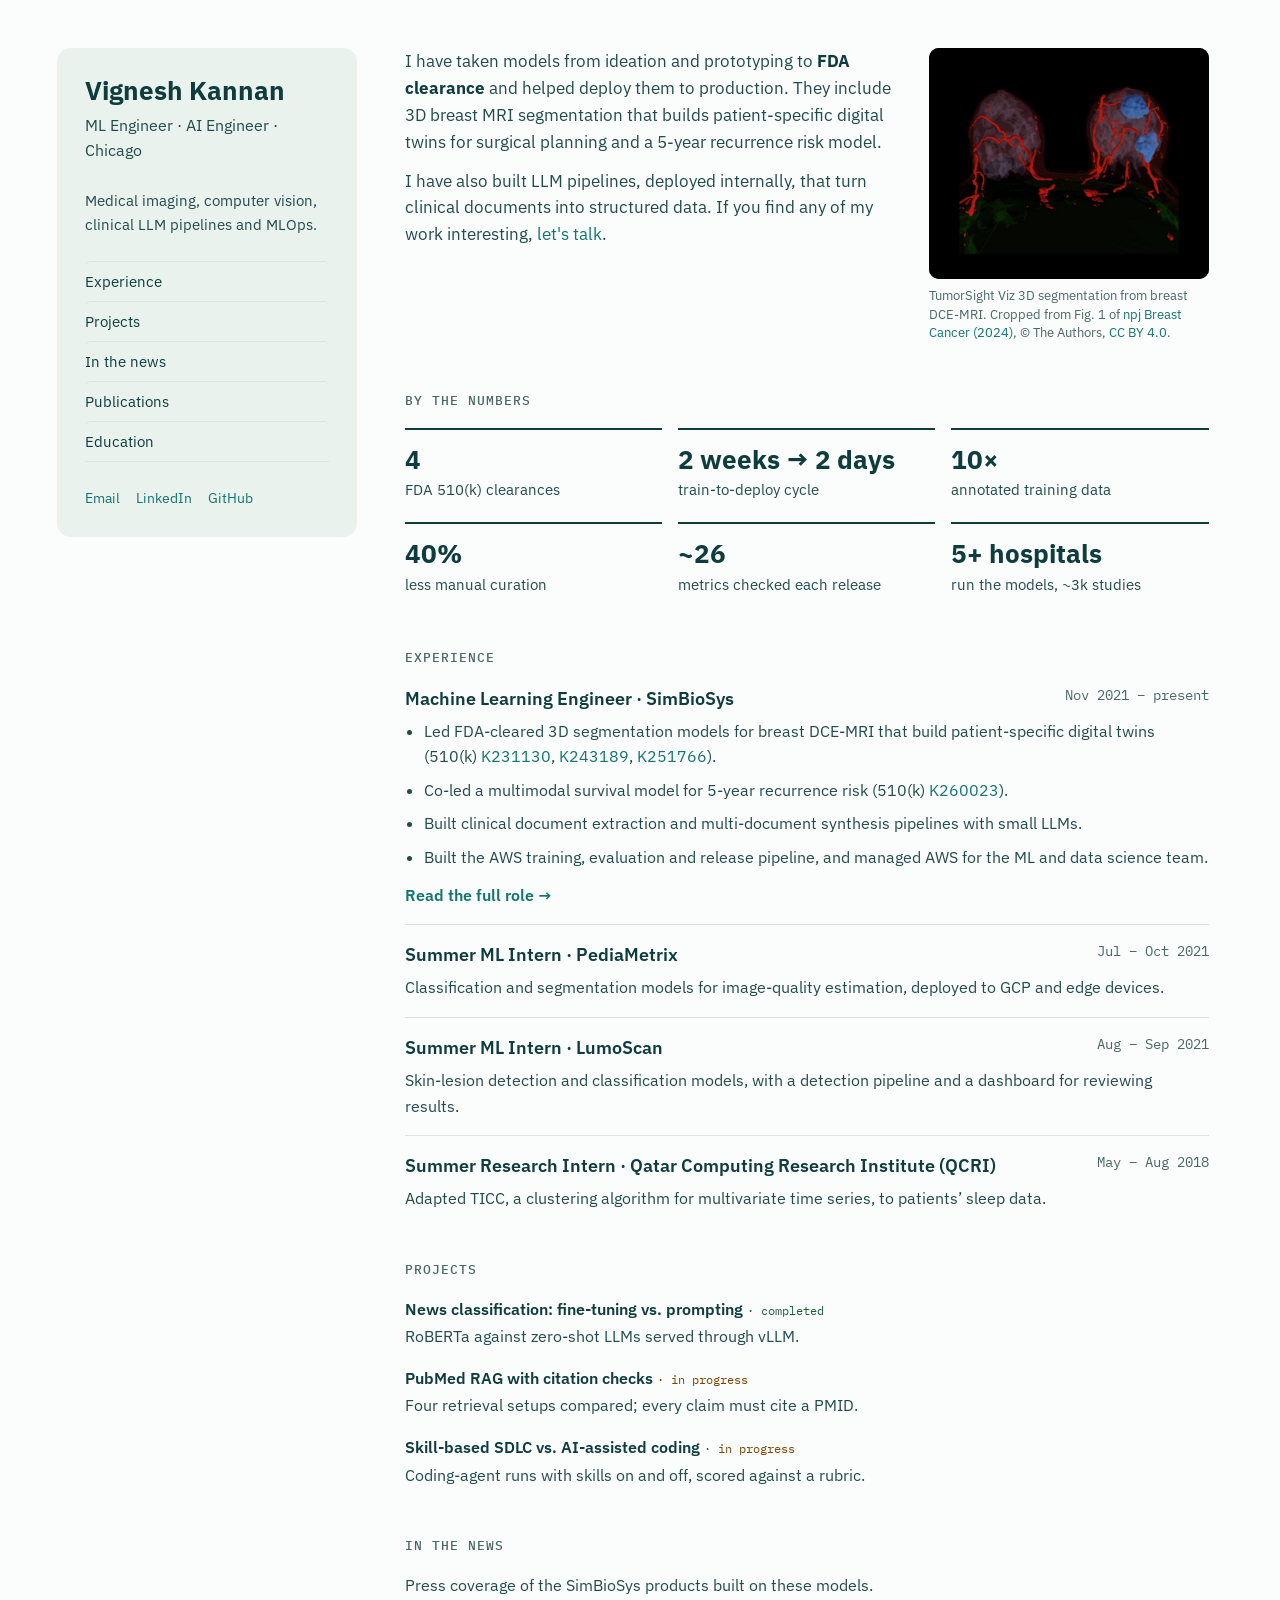
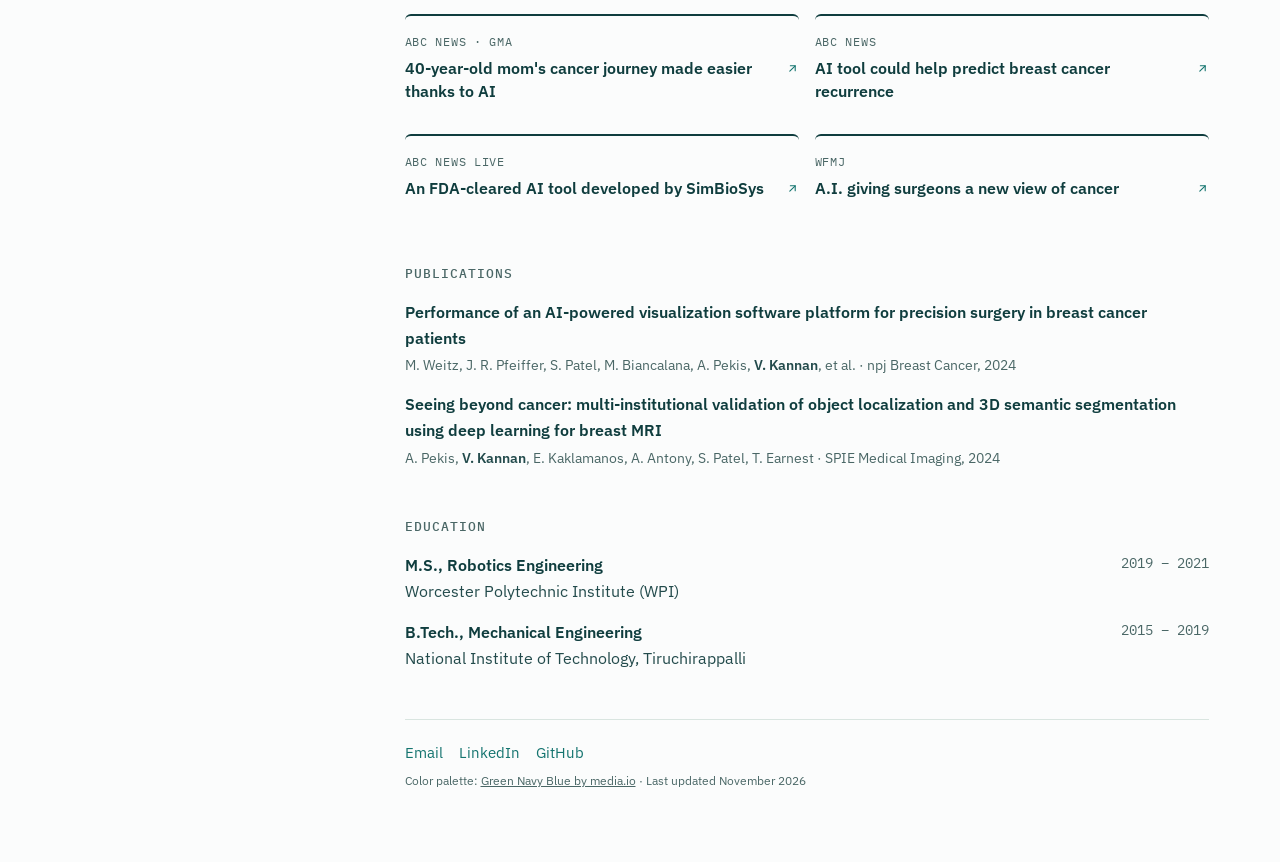
<file: index.html>
<!doctype html>
<html lang="en">
<head>
<meta charset="utf-8">
<meta name="viewport" content="width=device-width, initial-scale=1, viewport-fit=cover">
<title>Vignesh Kannan · AI/ML Engineer</title>
<meta name="description" content="AI/ML engineer who has taken medical imaging models from prototype to FDA clearance and production, and built clinical LLM pipelines deployed internally.">
<meta property="og:title" content="Vignesh Kannan · AI/ML Engineer">
<meta property="og:description" content="AI/ML engineer who has taken medical imaging models from prototype to FDA clearance and production, and built clinical LLM pipelines deployed internally.">
<meta property="og:type" content="website">
<meta property="og:url" content="https://gvkannan-explore.github.io/">
<meta property="og:image" content="https://gvkannan-explore.github.io/assets/img/og-card.jpg">
<meta name="twitter:card" content="summary_large_image">
<link rel="icon" href="assets/favicon.svg" type="image/svg+xml">
<link rel="preconnect" href="https://fonts.googleapis.com">
<link rel="stylesheet" href="https://fonts.googleapis.com/css2?family=IBM+Plex+Sans:wght@400;500;600;700&amp;family=IBM+Plex+Mono:wght@400;500&amp;display=swap">
<link rel="stylesheet" href="assets/site.css">
</head>
<body>
<div class="page">

<aside class="sidebar">
<div class="who">
<h1 class="name">Vignesh Kannan</h1>
<p>ML Engineer · AI Engineer · Chicago</p>
</div>
<p class="tagline">Medical imaging, computer vision, clinical LLM pipelines and MLOps.</p>
<nav class="site-nav" aria-label="Site">
<a class="hl" href="#experience">Experience</a>
<a class="hl" href="#projects">Projects</a>
<a class="hl" href="#news">In the news</a>
<a class="hl" href="#publications">Publications</a>
<a class="hl" href="#education">Education</a>
</nav>
<div class="contacts">
<a href="mailto:gvkannan.work@gmail.com">Email</a>
<a href="https://www.linkedin.com/in/vignesh-kannang/">LinkedIn</a>
<a href="https://github.com/gvkannan-explore">GitHub</a>
</div>
</aside>

<main>

<section class="intro">
<div class="intro-text">
<p>I have taken models from ideation and prototyping to <strong>FDA clearance</strong> and helped deploy them to production. They include 3D breast MRI segmentation that builds patient-specific digital twins for surgical planning and a 5-year recurrence risk model.</p>
<p>I have also built LLM pipelines, deployed internally, that turn clinical documents into structured data. If you find any of my work interesting, <a href="mailto:gvkannan.work@gmail.com">let's talk</a>.</p>
</div>
<figure>
<div class="frame"><img src="assets/img/tumorsight-viz-3d.jpg" width="726" height="600" alt="3D rendering of both breasts from a DCE-MRI scan, with two tumors in blue, blood vessels in red and breast tissue in lavender"></div>
<figcaption>TumorSight Viz 3D segmentation from breast DCE-MRI. Cropped from Fig. 1 of <a href="https://doi.org/10.1038/s41523-024-00696-6">npj Breast Cancer (2024)</a>, © The Authors, <a href="https://creativecommons.org/licenses/by/4.0/">CC BY 4.0</a>.</figcaption>
</figure>
</section>

<section>
<h2 class="kicker">By the numbers</h2>
<dl class="stats">
<div><dt>4</dt><dd>FDA 510(k) clearances</dd></div>
<div><dt>2 weeks → 2 days</dt><dd>train-to-deploy cycle</dd></div>
<div><dt>10×</dt><dd>annotated training data</dd></div>
<div><dt>40%</dt><dd>less manual curation</dd></div>
<div><dt>~26</dt><dd>metrics checked each release</dd></div>
<div><dt>5+ hospitals</dt><dd>run the models, ~3k studies</dd></div>
</dl>
</section>

<section id="experience">
<h2 class="kicker">Experience</h2>
<div class="entry">
<div class="entry-head"><span class="entry-title">Machine Learning Engineer · SimBioSys</span><span class="date">Nov 2021 – present</span></div>
<ul class="bullets">
<li>Led FDA-cleared 3D segmentation models for breast DCE-MRI that build patient-specific digital twins (510(k) <a href="https://www.accessdata.fda.gov/scripts/cdrh/cfdocs/cfpmn/pmn.cfm?ID=K231130">K231130</a>, <a href="https://www.accessdata.fda.gov/scripts/cdrh/cfdocs/cfpmn/pmn.cfm?ID=K243189">K243189</a>, <a href="https://www.accessdata.fda.gov/scripts/cdrh/cfdocs/cfpmn/pmn.cfm?ID=K251766">K251766</a>).</li>
<li>Co-led a multimodal survival model for 5-year recurrence risk (510(k) <a href="https://www.accessdata.fda.gov/scripts/cdrh/cfdocs/cfpmn/pmn.cfm?ID=K260023">K260023</a>).</li>
<li>Built clinical document extraction and multi-document synthesis pipelines with small LLMs.</li>
<li>Built the AWS training, evaluation and release pipeline, and managed AWS for the ML and data science team.</li>
</ul>
<a class="hl more" href="ml-engineer.html">Read the full role →</a>
</div>
<div class="entry">
<div class="entry-head"><span class="entry-title">Summer ML Intern · PediaMetrix</span><span class="date">Jul – Oct 2021</span></div>
<p>Classification and segmentation models for image-quality estimation, deployed to GCP and edge devices.</p>
</div>
<div class="entry">
<div class="entry-head"><span class="entry-title">Summer ML Intern · LumoScan</span><span class="date">Aug – Sep 2021</span></div>
<p>Skin-lesion detection and classification models, with a detection pipeline and a dashboard for reviewing results.</p>
</div>
<div class="entry">
<div class="entry-head"><span class="entry-title">Summer Research Intern · Qatar Computing Research Institute (QCRI)</span><span class="date">May – Aug 2018</span></div>
<p>Adapted TICC, a clustering algorithm for multivariate time series, to patients’ sleep data.</p>
</div>
</section>

<section id="projects">
<h2 class="kicker">Projects</h2>
<a class="hl item" href="https://github.com/gvkannan-explore/MultiLabel_N24"><span class="item-title">News classification: fine-tuning vs. prompting <span class="status ok">· completed</span></span><span class="item-sub">RoBERTa against zero-shot LLMs served through vLLM.</span></a>
<a class="hl item" href="https://github.com/gvkannan-explore/rag-project"><span class="item-title">PubMed RAG with citation checks <span class="status wip">· in progress</span></span><span class="item-sub">Four retrieval setups compared; every claim must cite a PMID.</span></a>
<a class="hl item" href="https://github.com/gvkannan-explore/MultiLabel_N24/blob/t3/execute-a0-brownfield/plans/Skill-Based%20SDLC%20Brownfield%20Pilot.md"><span class="item-title">Skill-based SDLC vs. AI-assisted coding <span class="status wip">· in progress</span></span><span class="item-sub">Coding-agent runs with skills on and off, scored against a rubric.</span></a>
</section>

<section id="news">
<h2 class="kicker">In the news</h2>
<p class="lede">Press coverage of the SimBioSys products built on these models.</p>
<div class="cards">
<a class="hl card" href="https://abcnews.com/GMA/Wellness/40-year-moms-cancer-journey-made-easier-ai/story?id=126682821"><span class="card-src">ABC News · GMA</span><span class="card-title">40-year-old mom's cancer journey made easier thanks to AI<svg aria-hidden="true" width="13" height="13" viewBox="0 0 24 24" fill="none" stroke="currentColor" stroke-width="2" stroke-linecap="round" stroke-linejoin="round"><path d="M7 17 17 7"></path><path d="M8 7h9v9"></path></svg></span></a>
<a class="hl card" href="https://abcnews.com/video/137283451/"><span class="card-src">ABC News</span><span class="card-title">AI tool could help predict breast cancer recurrence<svg aria-hidden="true" width="13" height="13" viewBox="0 0 24 24" fill="none" stroke="currentColor" stroke-width="2" stroke-linecap="round" stroke-linejoin="round"><path d="M7 17 17 7"></path><path d="M8 7h9v9"></path></svg></span></a>
<a class="hl card" href="https://www.facebook.com/ABCNewsLive/videos/an-fda-cleared-artificial-intelligence-tool-developed-by-simbiosys-helped-40-yea/819977064324505/"><span class="card-src">ABC News Live</span><span class="card-title">An FDA-cleared AI tool developed by SimBioSys<svg aria-hidden="true" width="13" height="13" viewBox="0 0 24 24" fill="none" stroke="currentColor" stroke-width="2" stroke-linecap="round" stroke-linejoin="round"><path d="M7 17 17 7"></path><path d="M8 7h9v9"></path></svg></span></a>
<a class="hl card" href="https://www.youtube.com/watch?v=ZENsz0pHIkQ"><span class="card-src">WFMJ</span><span class="card-title">A.I. giving surgeons a new view of cancer<svg aria-hidden="true" width="13" height="13" viewBox="0 0 24 24" fill="none" stroke="currentColor" stroke-width="2" stroke-linecap="round" stroke-linejoin="round"><path d="M7 17 17 7"></path><path d="M8 7h9v9"></path></svg></span></a>
</div>
</section>

<section id="publications">
<h2 class="kicker">Publications</h2>
<a class="hl item" href="https://doi.org/10.1038/s41523-024-00696-6"><span class="item-title">Performance of an AI-powered visualization software platform for precision surgery in breast cancer patients</span><span class="item-meta">M. Weitz, J. R. Pfeiffer, S. Patel, M. Biancalana, A. Pekis, <b>V. Kannan</b>, et al. · npj Breast Cancer, 2024</span></a>
<a class="hl item" href="https://journals.spiedigitallibrary.org/conference-proceedings-of-spie/12927/129270H/Seeing-beyond-cancer--multi-institutional-validation-of-object-localization/10.1117/12.3009341.short"><span class="item-title">Seeing beyond cancer: multi-institutional validation of object localization and 3D semantic segmentation using deep learning for breast MRI</span><span class="item-meta">A. Pekis, <b>V. Kannan</b>, E. Kaklamanos, A. Antony, S. Patel, T. Earnest · SPIE Medical Imaging, 2024</span></a>
</section>

<section id="education">
<h2 class="kicker">Education</h2>
<div class="edu"><span><b>M.S., Robotics Engineering</b><br><span class="school">Worcester Polytechnic Institute (WPI)</span></span><span class="date">2019 – 2021</span></div>
<div class="edu"><span><b>B.Tech., Mechanical Engineering</b><br><span class="school">National Institute of Technology, Tiruchirappalli</span></span><span class="date">2015 – 2019</span></div>
</section>

<footer class="foot">
<div class="contacts">
<a href="mailto:gvkannan.work@gmail.com">Email</a>
<a href="https://www.linkedin.com/in/vignesh-kannang/">LinkedIn</a>
<a href="https://github.com/gvkannan-explore">GitHub</a>
</div>
<p class="credit">Color palette: <a href="https://www.media.io/color-palette/green-navy-blue-color-palette.html">Green Navy Blue by media.io</a> · Last updated November 2026</p>
</footer>

</main>
</div>
</body>
</html>
</file>
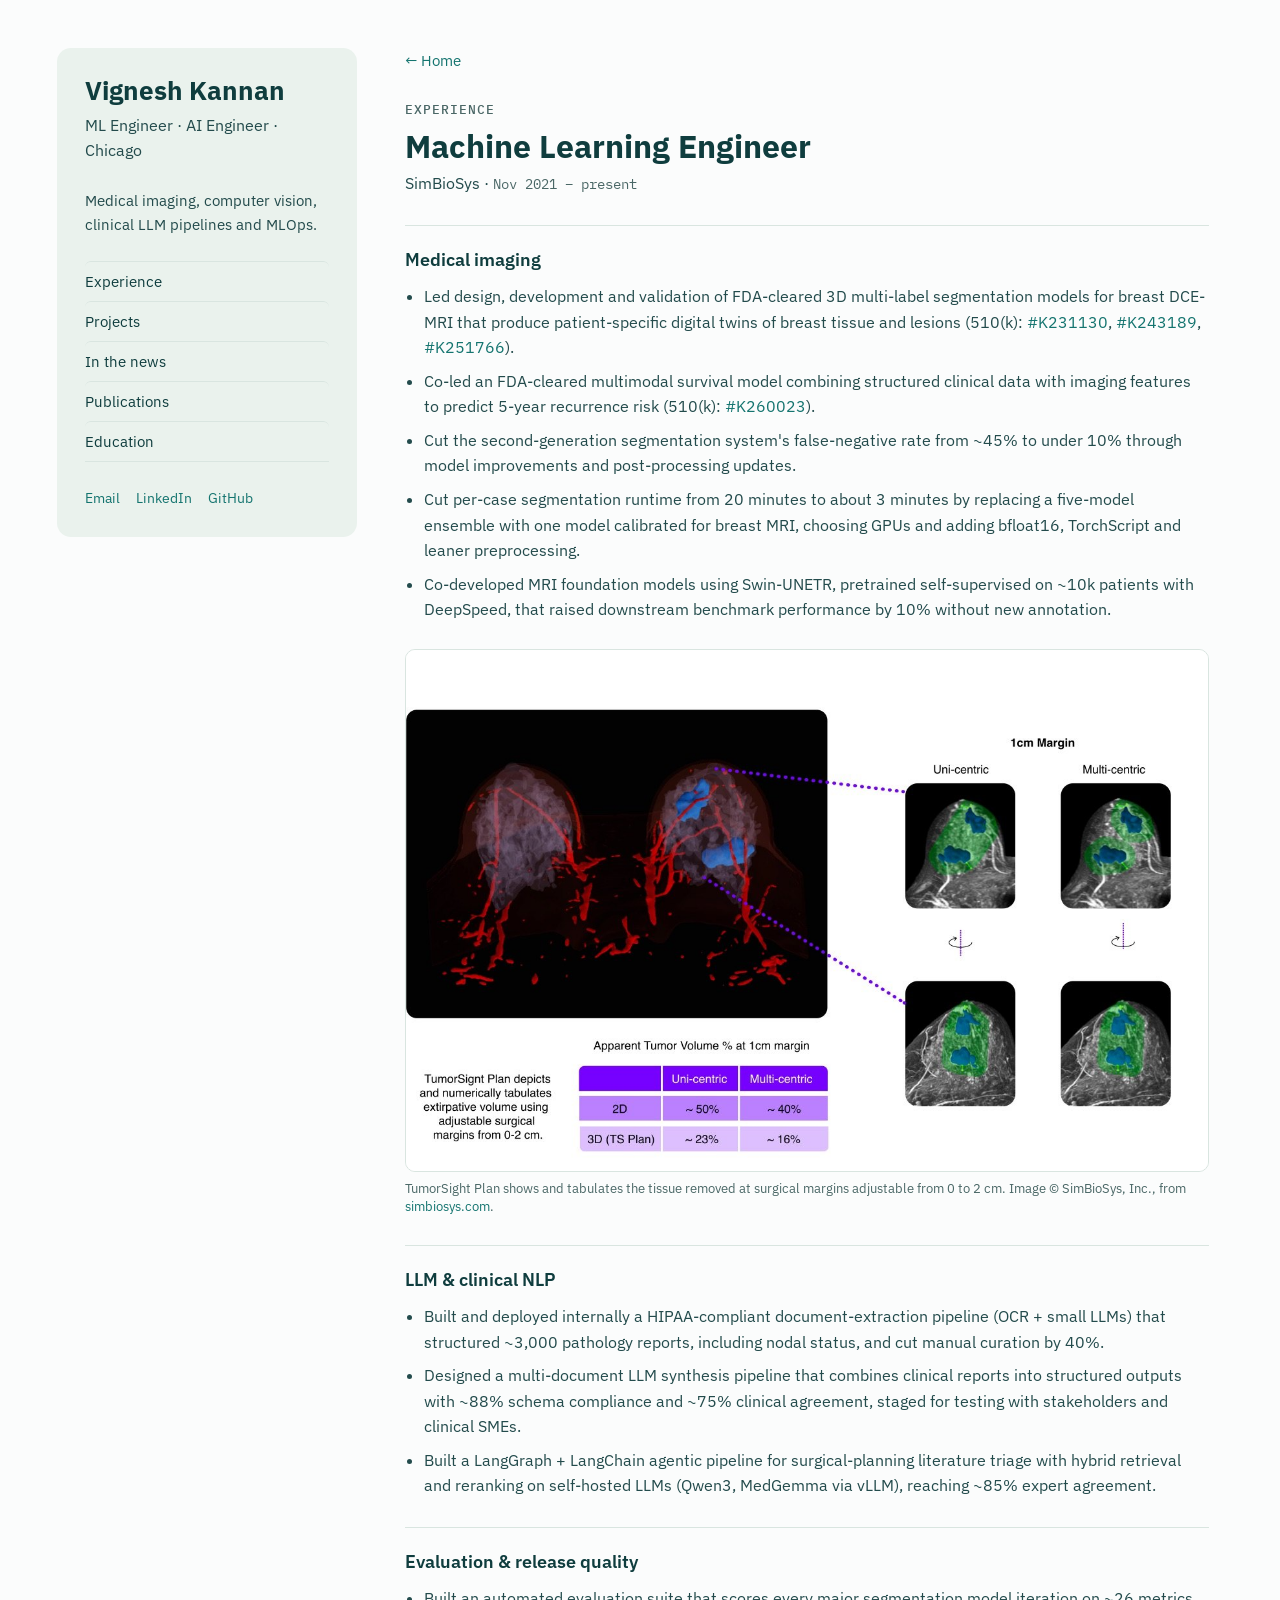
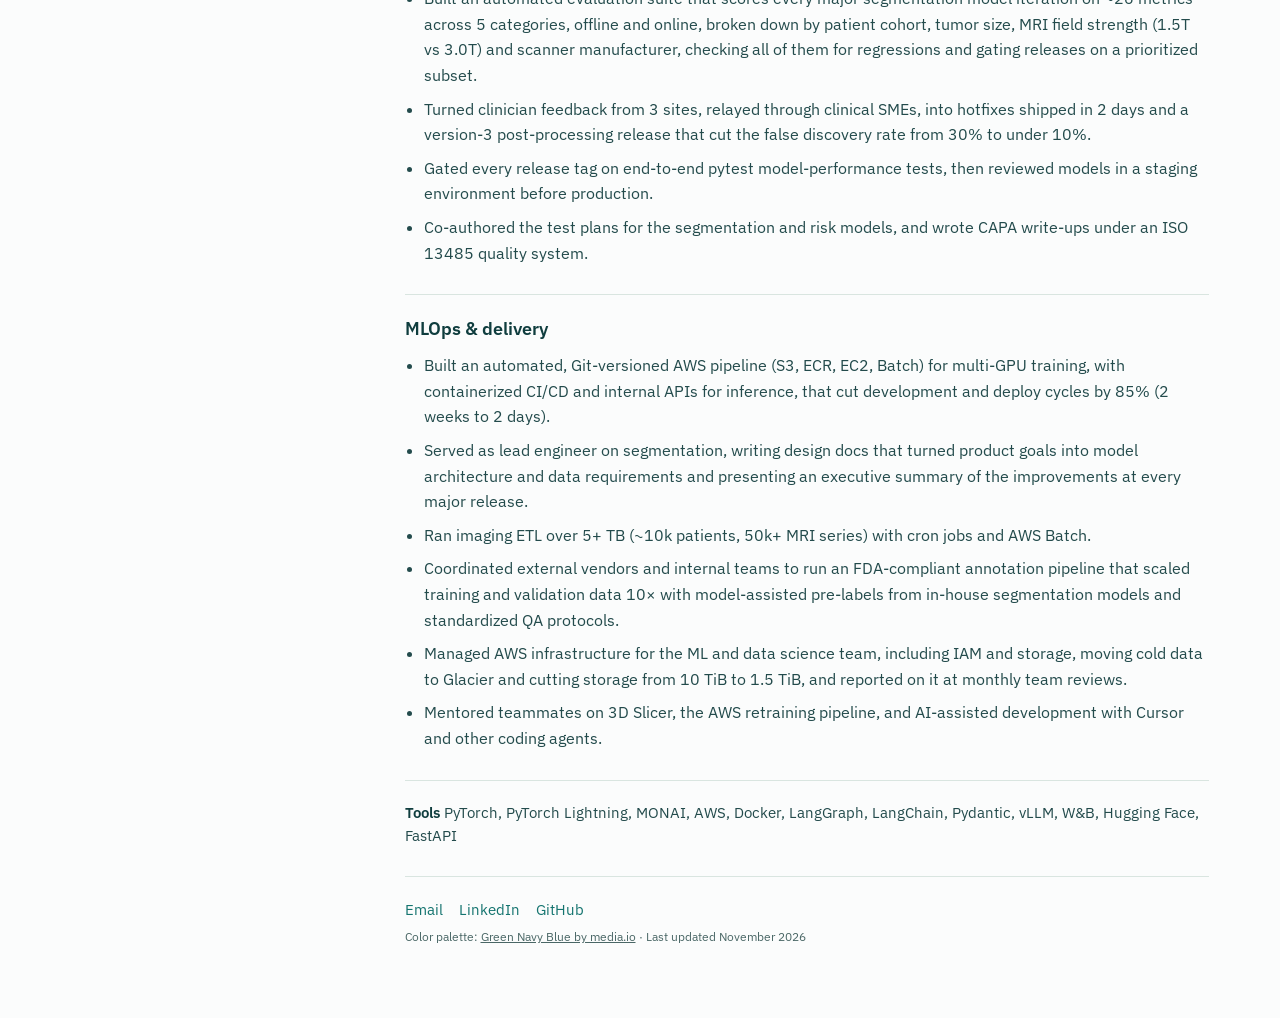
<file: ml-engineer.html>
<!doctype html>
<html lang="en">
<head>
<meta charset="utf-8">
<meta name="viewport" content="width=device-width, initial-scale=1, viewport-fit=cover">
<title>Machine Learning Engineer, SimBioSys · Vignesh Kannan</title>
<meta name="description" content="Vignesh Kannan's work as a machine learning engineer at SimBioSys: medical imaging, evaluation, clinical LLM pipelines and MLOps.">
<meta property="og:title" content="Machine Learning Engineer, SimBioSys · Vignesh Kannan">
<meta property="og:description" content="Vignesh Kannan's work as a machine learning engineer at SimBioSys: medical imaging, evaluation, clinical LLM pipelines and MLOps.">
<meta property="og:type" content="website">
<meta property="og:url" content="https://gvkannan-explore.github.io/ml-engineer.html">
<meta property="og:image" content="https://gvkannan-explore.github.io/assets/img/og-card.jpg">
<meta name="twitter:card" content="summary_large_image">
<link rel="icon" href="assets/favicon.svg" type="image/svg+xml">
<link rel="preconnect" href="https://fonts.googleapis.com">
<link rel="stylesheet" href="https://fonts.googleapis.com/css2?family=IBM+Plex+Sans:wght@400;500;600;700&amp;family=IBM+Plex+Mono:wght@400;500&amp;display=swap">
<link rel="stylesheet" href="assets/site.css">
</head>
<body>
<div class="page">

<aside class="sidebar">
<div class="who">
<a class="hl name" href="index.html">Vignesh Kannan</a>
<p>ML Engineer · AI Engineer · Chicago</p>
</div>
<p class="tagline">Medical imaging, computer vision, clinical LLM pipelines and MLOps.</p>
<nav class="site-nav" aria-label="Site">
<a class="hl" href="index.html#experience">Experience</a>
<a class="hl" href="index.html#projects">Projects</a>
<a class="hl" href="index.html#news">In the news</a>
<a class="hl" href="index.html#publications">Publications</a>
<a class="hl" href="index.html#education">Education</a>
</nav>
<div class="contacts">
<a href="mailto:gvkannan.work@gmail.com">Email</a>
<a href="https://www.linkedin.com/in/vignesh-kannang/">LinkedIn</a>
<a href="https://github.com/gvkannan-explore">GitHub</a>
</div>
</aside>

<main class="role-page">

<a class="hl back" href="index.html">← Home</a>

<header class="role-head">
<h2 class="kicker">Experience</h2>
<h1>Machine Learning Engineer</h1>
<p>SimBioSys · <span class="date">Nov 2021 – present</span></p>
</header>

<section class="group">
<h3>Medical imaging</h3>
<ul class="bullets">
<li>Led design, development and validation of FDA-cleared 3D multi-label segmentation models for breast DCE-MRI that produce patient-specific digital twins of breast tissue and lesions (510(k): <a href="https://www.accessdata.fda.gov/scripts/cdrh/cfdocs/cfpmn/pmn.cfm?ID=K231130">#K231130</a>, <a href="https://www.accessdata.fda.gov/scripts/cdrh/cfdocs/cfpmn/pmn.cfm?ID=K243189">#K243189</a>, <a href="https://www.accessdata.fda.gov/scripts/cdrh/cfdocs/cfpmn/pmn.cfm?ID=K251766">#K251766</a>).</li>
<li>Co-led an FDA-cleared multimodal survival model combining structured clinical data with imaging features to predict 5-year recurrence risk (510(k): <a href="https://www.accessdata.fda.gov/scripts/cdrh/cfdocs/cfpmn/pmn.cfm?ID=K260023">#K260023</a>).</li>
<li>Cut the second-generation segmentation system's false-negative rate from ~45% to under 10% through model improvements and post-processing updates.</li>
<li>Cut per-case segmentation runtime from 20 minutes to about 3 minutes by replacing a five-model ensemble with one model calibrated for breast MRI, choosing GPUs and adding bfloat16, TorchScript and leaner preprocessing.</li>
<li>Co-developed MRI foundation models using Swin-UNETR, pretrained self-supervised on ~10k patients with DeepSpeed, that raised downstream benchmark performance by 10% without new annotation.</li>
</ul>
<figure class="fig"><img src="assets/img/tumorsight-plan-margins.jpg" alt="TumorSight Plan: 3D breast rendering with two tumors, MRI views of 1 cm surgical margins for unicentric and multicentric cases, and a table of apparent tumor volume at a 1 cm margin in 2D versus 3D" width="1240" height="805"><figcaption>TumorSight Plan shows and tabulates the tissue removed at surgical margins adjustable from 0 to 2 cm. Image © SimBioSys, Inc., from <a href="https://simbiosys.com">simbiosys.com</a>.</figcaption></figure>
</section>

<section class="group">
<h3>LLM &amp; clinical NLP</h3>
<ul class="bullets">
<li>Built and deployed internally a HIPAA-compliant document-extraction pipeline (OCR + small LLMs) that structured ~3,000 pathology reports, including nodal status, and cut manual curation by 40%.</li>
<li>Designed a multi-document LLM synthesis pipeline that combines clinical reports into structured outputs with ~88% schema compliance and ~75% clinical agreement, staged for testing with stakeholders and clinical SMEs.</li>
<li>Built a LangGraph + LangChain agentic pipeline for surgical-planning literature triage with hybrid retrieval and reranking on self-hosted LLMs (Qwen3, MedGemma via vLLM), reaching ~85% expert agreement.</li>
</ul>
</section>

<section class="group">
<h3>Evaluation &amp; release quality</h3>
<ul class="bullets">
<li>Built an automated evaluation suite that scores every major segmentation model iteration on ~26 metrics across 5 categories, offline and online, broken down by patient cohort, tumor size, MRI field strength (1.5T vs 3.0T) and scanner manufacturer, checking all of them for regressions and gating releases on a prioritized subset.</li>
<li>Turned clinician feedback from 3 sites, relayed through clinical SMEs, into hotfixes shipped in 2 days and a version-3 post-processing release that cut the false discovery rate from 30% to under 10%.</li>
<li>Gated every release tag on end-to-end pytest model-performance tests, then reviewed models in a staging environment before production.</li>
<li>Co-authored the test plans for the segmentation and risk models, and wrote CAPA write-ups under an ISO 13485 quality system.</li>
</ul>
</section>

<section class="group">
<h3>MLOps &amp; delivery</h3>
<ul class="bullets">
<li>Built an automated, Git-versioned AWS pipeline (S3, ECR, EC2, Batch) for multi-GPU training, with containerized CI/CD and internal APIs for inference, that cut development and deploy cycles by 85% (2 weeks to 2 days).</li>
<li>Served as lead engineer on segmentation, writing design docs that turned product goals into model architecture and data requirements and presenting an executive summary of the improvements at every major release.</li>
<li>Ran imaging ETL over 5+ TB (~10k patients, 50k+ MRI series) with cron jobs and AWS Batch.</li>
<li>Coordinated external vendors and internal teams to run an FDA-compliant annotation pipeline that scaled training and validation data 10× with model-assisted pre-labels from in-house segmentation models and standardized QA protocols.</li>
<li>Managed AWS infrastructure for the ML and data science team, including IAM and storage, moving cold data to Glacier and cutting storage from 10 TiB to 1.5 TiB, and reported on it at monthly team reviews.</li>
<li>Mentored teammates on 3D Slicer, the AWS retraining pipeline, and AI-assisted development with Cursor and other coding agents.</li>
</ul>
</section>

<p class="tools"><b>Tools</b> PyTorch, PyTorch Lightning, MONAI, AWS, Docker, LangGraph, LangChain, Pydantic, vLLM, W&amp;B, Hugging Face, FastAPI</p>

<footer class="foot">
<div class="contacts">
<a href="mailto:gvkannan.work@gmail.com">Email</a>
<a href="https://www.linkedin.com/in/vignesh-kannang/">LinkedIn</a>
<a href="https://github.com/gvkannan-explore">GitHub</a>
</div>
<p class="credit">Color palette: <a href="https://www.media.io/color-palette/green-navy-blue-color-palette.html">Green Navy Blue by media.io</a> · Last updated November 2026</p>
</footer>

</main>
</div>
</body>
</html>
</file>
<file: assets/site.css>
/* Shared styles for index.html and ml-engineer.html. */
:root{--paper:#FBFCFC;--ink:#0F3D3E;--text:#234B4C;--muted:#4A6766;--rule:#D9E5E0;--tint:#EAF2ED;--link:#14746F;--link-hover:#0F3D3E;--warn-fg:#7A4300;--ok-fg:#1C5F34;color-scheme:light}
@media (prefers-color-scheme: dark){:root{--paper:#0A2627;--ink:#E9F1EC;--text:#CFE0D7;--muted:#A3BFB1;--rule:#1E4A4A;--tint:#12403F;--link:#8EB69B;--link-hover:#E9F1EC;--warn-fg:#F3CD86;--ok-fg:#9FDCB2;color-scheme:dark}}

*,*::before,*::after{box-sizing:border-box}
html{-webkit-text-size-adjust:100%;scrollbar-gutter:stable;background:var(--paper)}
body{margin:0;background:var(--paper);color:var(--ink);font-family:'IBM Plex Sans',system-ui,sans-serif;line-height:1.6}
img{max-width:100%;height:auto}
p,li,dd,dt,figcaption,h1,h2,h3{overflow-wrap:break-word}
a{color:var(--link);text-decoration:none}
a:hover{color:var(--link-hover)}
a:focus-visible{outline:2px solid var(--link);outline-offset:2px;border-radius:3px}
.hl{border-radius:6px;transition:background-color .15s ease,box-shadow .15s ease}
.hl:hover{background:var(--tint);box-shadow:0 0 0 6px var(--tint)}
@media (prefers-reduced-motion: reduce){.hl{transition:none}}
.mono{font-family:'IBM Plex Mono',monospace}

/* layout */
.page{max-width:1200px;margin:0 auto;padding:48px max(24px,env(safe-area-inset-right,0px)) 72px max(24px,env(safe-area-inset-left,0px));display:flex;align-items:flex-start;gap:48px}
main{flex:1;min-width:0;display:flex;flex-direction:column;gap:48px}
main.role-page{gap:28px}
section{display:flex;flex-direction:column;gap:16px}
section[id]{scroll-margin-top:24px}

/* sidebar */
.sidebar{flex:0 0 300px;display:flex;flex-direction:column;gap:24px;padding:28px;border-radius:14px;background:var(--tint)}
.who{display:flex;flex-direction:column;gap:6px}
.name{margin:0;align-self:flex-start;font-size:1.6rem;line-height:1.2;font-weight:700;color:var(--ink)}
.who p,.tagline{margin:0;color:var(--text)}
.tagline{font-size:.95rem}
.site-nav{display:flex;flex-direction:column;font-size:.95rem;border-bottom:1px solid var(--rule)}
.site-nav a{min-height:40px;display:flex;align-items:center;color:var(--ink);border-top:1px solid var(--rule)}
.contacts{display:flex;flex-wrap:wrap;gap:6px 16px;font-size:.9rem}
@media (min-width:900px) and (min-height:560px){.sidebar{position:sticky;top:48px}}
@media (max-width:899px){
  .page{flex-direction:column;align-items:stretch;gap:28px;padding-top:20px}
  .sidebar{flex:none;flex-direction:row;flex-wrap:wrap;align-items:center;justify-content:space-between;gap:8px 16px;padding:16px 18px}
  .sidebar .site-nav,.sidebar .tagline{display:none}
  .name{font-size:1.3rem}
}

/* headings */
.kicker{margin:0;font-family:'IBM Plex Mono',monospace;font-size:.8rem;font-weight:500;letter-spacing:.08em;text-transform:uppercase;color:var(--muted)}

/* intro */
.intro{display:grid;grid-template-columns:minmax(0,1fr) minmax(200px,280px);gap:28px;align-items:start}
.intro-text{display:flex;flex-direction:column;gap:12px;font-size:1.05rem;color:var(--text)}
.intro-text p{margin:0}
.intro-text strong{color:var(--ink)}
.intro figure{margin:0}
.intro .frame{aspect-ratio:726/600;border-radius:10px;overflow:hidden;background:#000}
.intro .frame img{width:100%;height:100%;object-fit:contain;display:block}
figcaption{margin-top:8px;font-size:.8rem;line-height:1.45;color:var(--muted)}
@media (max-width:640px){.intro{grid-template-columns:1fr}.intro figure{max-width:320px}}

/* by the numbers */
.stats{margin:0;display:grid;grid-template-columns:repeat(3,minmax(0,1fr));gap:16px}
.stats div{padding:14px 0 4px;border-top:2px solid var(--ink)}
.stats dt{font-size:1.6rem;line-height:1.25;font-weight:700}
.stats dd{margin:2px 0 0;color:var(--text);font-size:.95rem}
@media (max-width:640px){.stats{grid-template-columns:repeat(2,minmax(0,1fr))}.stats dt{font-size:1.3rem}}

/* experience, education */
.entry{display:flex;flex-direction:column;gap:6px}
.entry + .entry{padding-top:16px;border-top:1px solid var(--rule)}
.entry-head{display:flex;flex-wrap:wrap;justify-content:space-between;gap:4px 16px}
.entry-title{font-weight:600;font-size:1.1rem}
.date{font-family:'IBM Plex Mono',monospace;font-size:.85rem;color:var(--muted);white-space:nowrap}
.entry p{margin:0;color:var(--text)}
.bullets{margin:0;padding-left:1.2rem;display:flex;flex-direction:column;gap:8px;color:var(--text)}
.more{align-self:flex-start;margin-top:6px;font-weight:600}
.edu{display:flex;flex-wrap:wrap;justify-content:space-between;gap:4px 16px}
.edu b{font-weight:600}
.edu .school{color:var(--text)}

/* projects, publications */
.item{display:flex;flex-direction:column;gap:2px;color:var(--ink)}
.item-title{font-weight:600}
.item-sub{color:var(--text)}
.item-meta{color:var(--muted);font-size:.9rem}
.item-meta b{color:var(--text);font-weight:600}
.status{font-family:'IBM Plex Mono',monospace;font-size:.78rem;font-weight:400;white-space:nowrap}
.status.ok{color:var(--ok-fg)}
.status.wip{color:var(--warn-fg)}
.lede{margin:0;color:var(--text)}

/* in the news */
.cards{display:grid;grid-template-columns:repeat(2,minmax(0,1fr));gap:16px}
@media (max-width:640px){.cards{grid-template-columns:1fr}}
.card{display:flex;flex-direction:column;gap:6px;padding:16px 0;border-top:2px solid var(--ink);color:var(--ink)}
.card-src{font-family:'IBM Plex Mono',monospace;font-size:.75rem;letter-spacing:.06em;text-transform:uppercase;color:var(--muted)}
.card-title{display:flex;align-items:flex-start;justify-content:space-between;gap:8px;font-weight:600;line-height:1.4}
.card-title svg{flex:none;margin-top:5px;color:var(--link)}

/* role page */
.back{align-self:flex-start;font-size:.95rem}
.role-head{display:flex;flex-direction:column;gap:6px}
.role-head h1{margin:0;font-size:2rem;line-height:1.2;font-weight:700}
.role-head p{margin:0;color:var(--text)}
.group{gap:10px;padding-top:20px;border-top:1px solid var(--rule)}
.group h3{margin:0;font-size:1.1rem;font-weight:600}
.fig{margin:16px 0 0}
.fig img{width:100%;display:block;border-radius:10px;border:1px solid var(--rule);background:#fff}
.tools{margin:0;padding-top:20px;border-top:1px solid var(--rule);font-size:.92rem;color:var(--text)}
.tools b{font-weight:600;color:var(--ink)}

/* footer */
.foot{display:flex;flex-direction:column;gap:6px;padding-top:20px;border-top:1px solid var(--rule)}
.foot .contacts{font-size:.95rem}
.credit{margin:0;font-size:.75rem;color:var(--muted)}
.credit a{color:var(--muted);text-decoration:underline}
</file>
